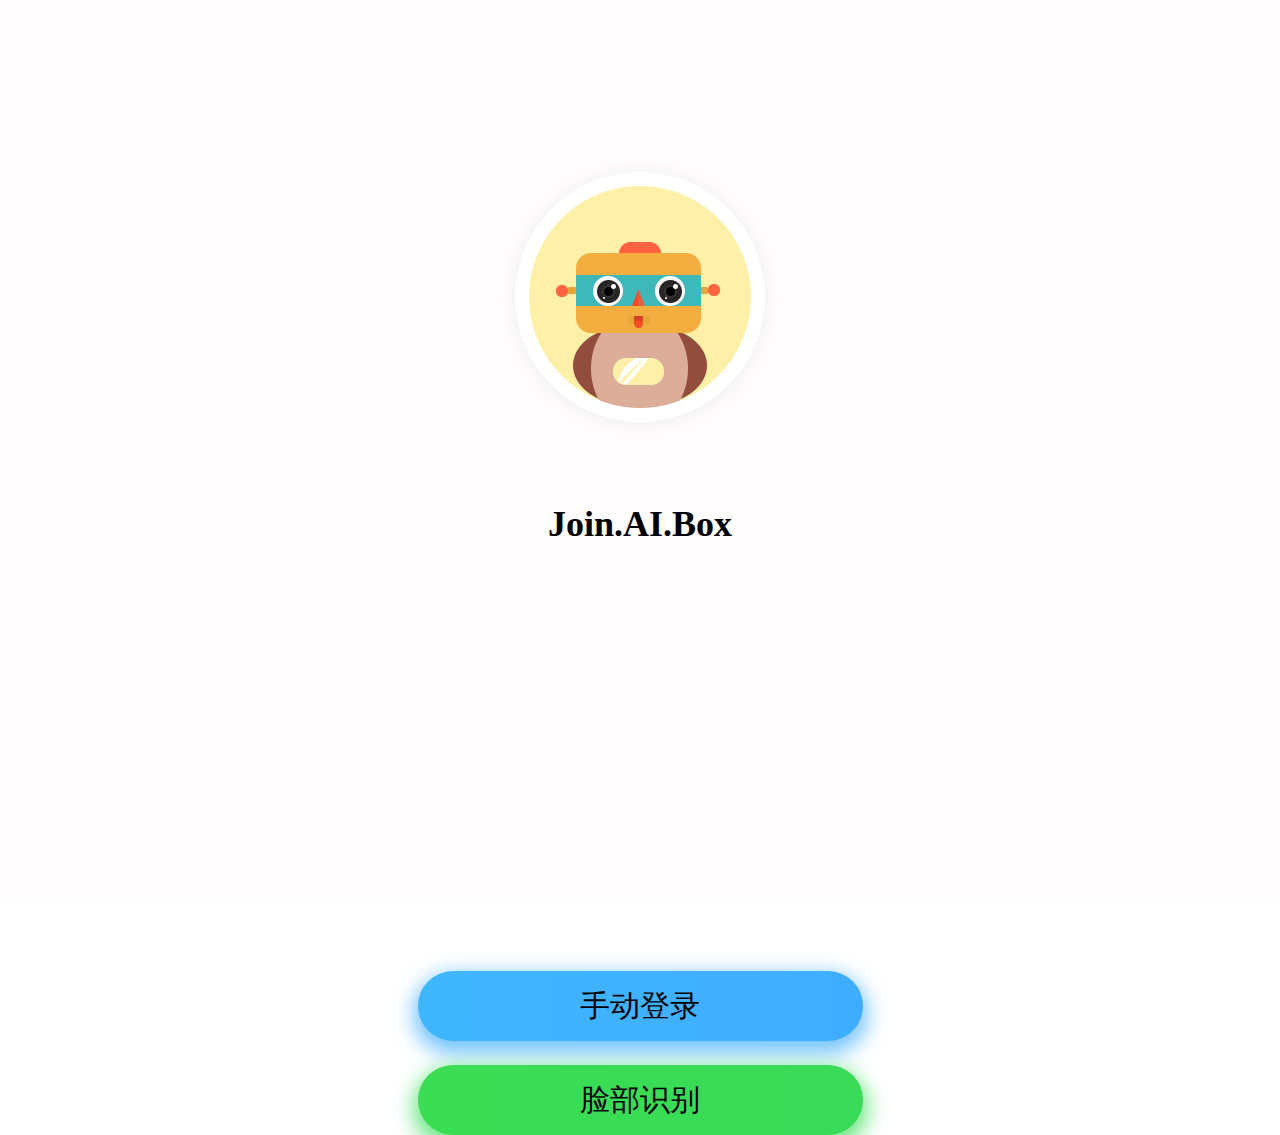
<file: index.html>
<!DOCTYPE html>
<html lang="en">
<head>
	<meta charset="UTF-8">
	<meta name="viewport" content="width=device-width" >
	<link rel="stylesheet" href="css/index.css"> 
	<script src="js/rem.js"></script>	  
	<title>index</title>
</head>
<body>
	<div class="face_recognition">
	<img src="img/登录界面1.png" class="hadear" alt="">
	<h2>Join.AI.Box</h2>
		<a href="choice.html" target=""><button class="button1">手动登录</button></a>
		<a href="choice.html" target="_self"><button class="button2">脸部识别</button></a>
	</div>
</body>
</html>
</file>
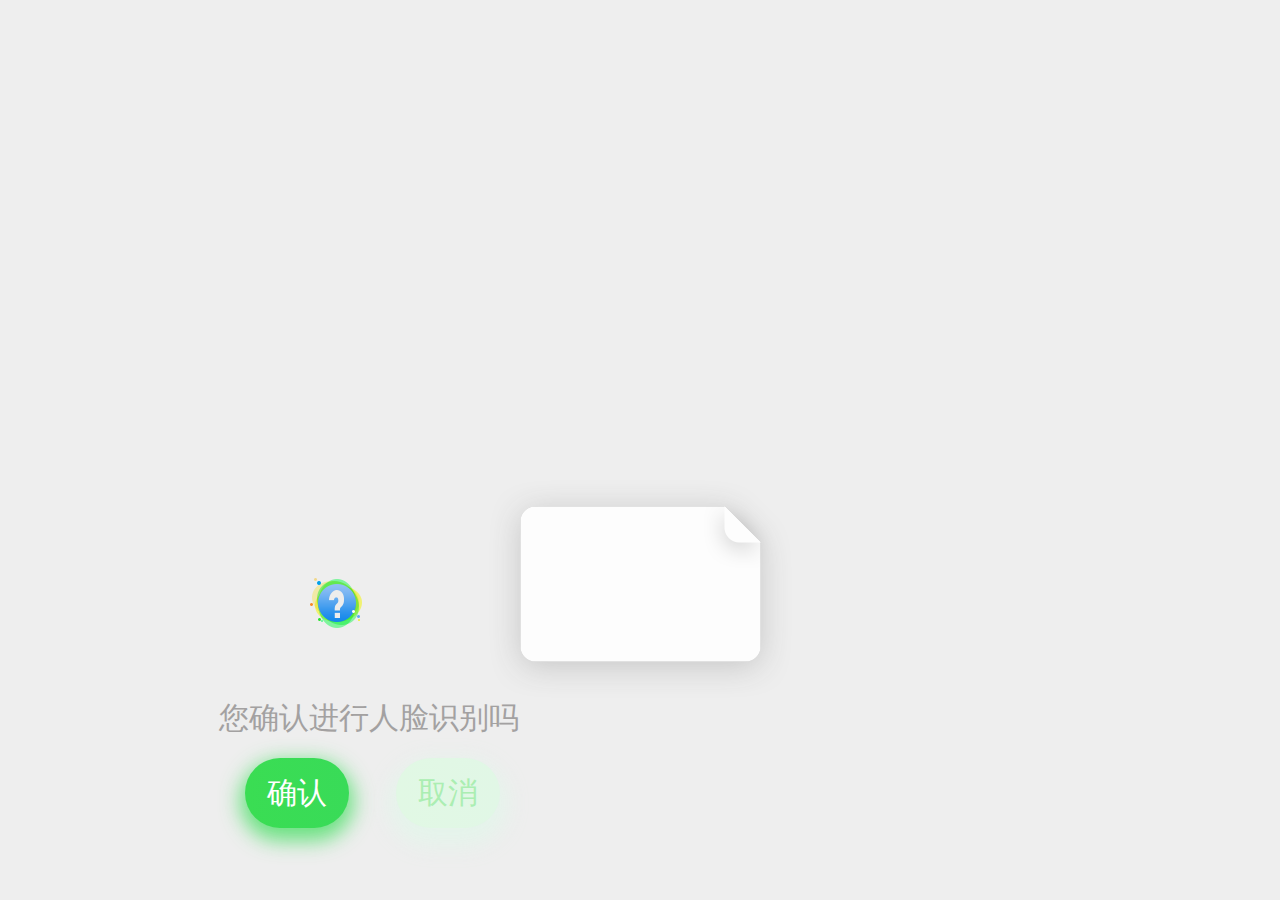
<file: choice.html>
<!DOCTYPE html>
<html lang="en">
<head>
	<meta charset="UTF-8">
	<meta name="viewport" content="width=device-width">
	<link rel="stylesheet" href="css/choice.css"> 
	<script src="js/rem.js"></script>	  
	<title>choice</title>
</head>
<body>
	<div class="choice">
		<div class="img1">
			<img src="img/选择01.png" alt="">
			<img src="img/选择02.png" alt="" class="img2">
			<p>您确认进行人脸识别吗</p>
			<a href="start1.html" target="_self"><button class="button1" >确认</button></a>
			<a href="index.html" target="_self"><button class="button2">取消</button></a>
		</div>
	</div>
</body>
</html>
</file>
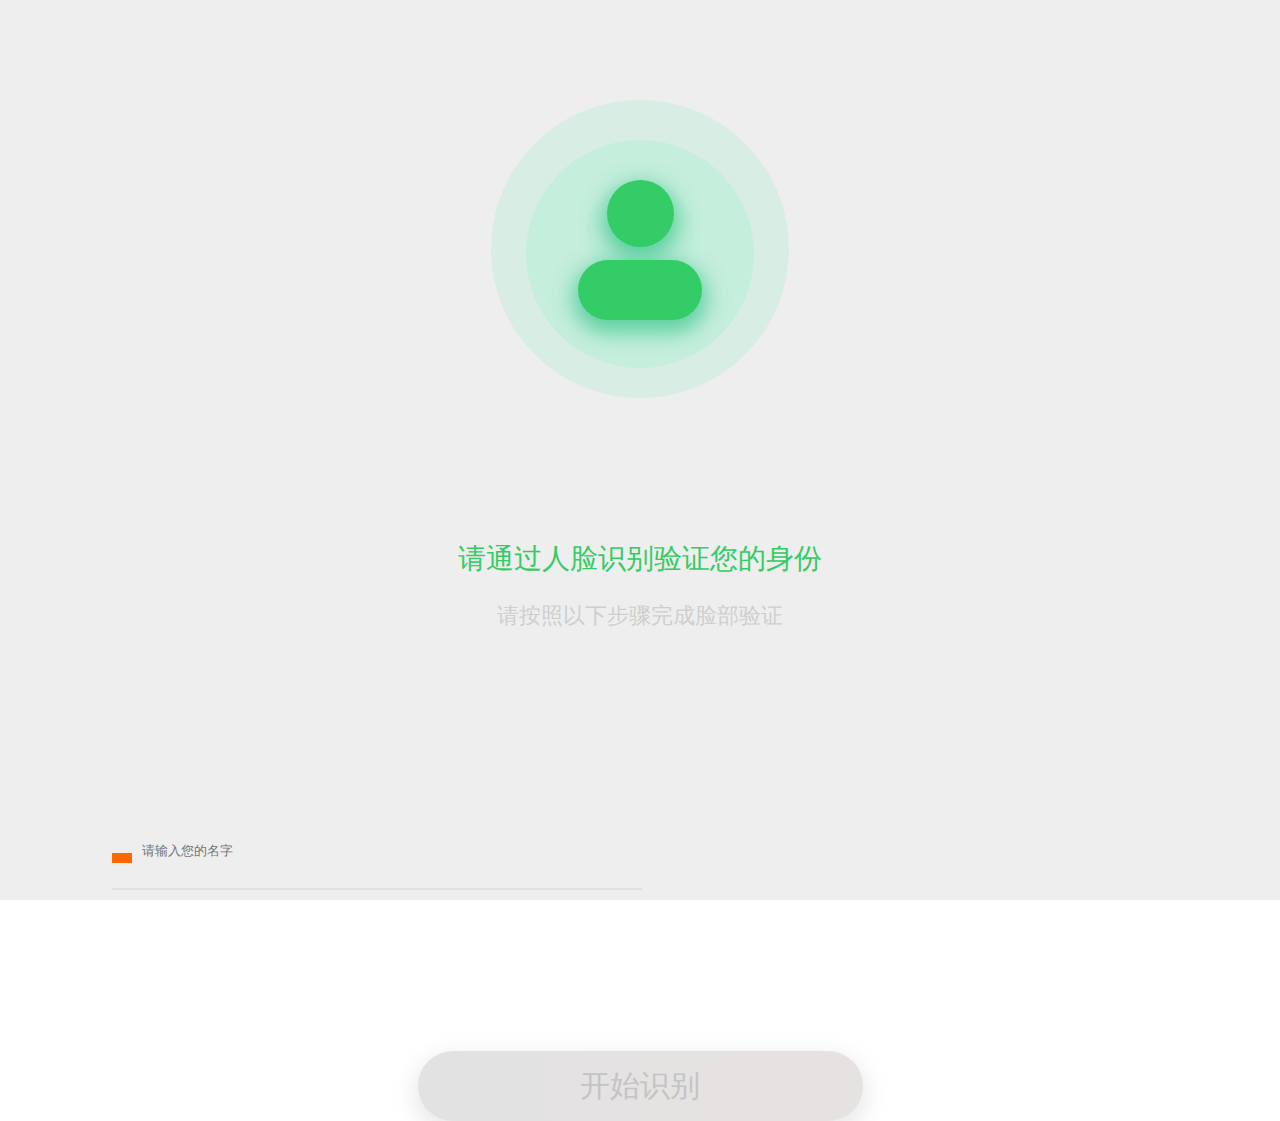
<file: start1.html>
<!doctype html><html lang="en"><head> <meta charset="UTF-8"> <meta name="viewport"       content="width=device-width, user-scalable=no, initial-scale=1.0, maximum-scale=1.0, minimum-scale=1.0"> <meta http-equiv="X-UA-Compatible" content="ie=edge"> <link rel="stylesheet" href="css/start1.css"> <script src="js/rem.js"></script> <title>start1</title></head><body><div class="Authentication"> <div class="box"> <div class="circle1">    <div class="circle2">      <div class="circle3"></div>    </div>  </div>  <div class="circle4"></div>  <div class="circle5"></div> </div> <p class="p1">请通过人脸识别验证您的身份</p> <p class="p2">请按照以下步骤完成脸部验证</p> <div class="input">  <div class="input_left"></div>  <input type="text" placeholder="请输入您的名字"> </div> <a href="start2.html" target="_self"><button class="button1">开始识别</button></a></div></div></body></html>
</file>
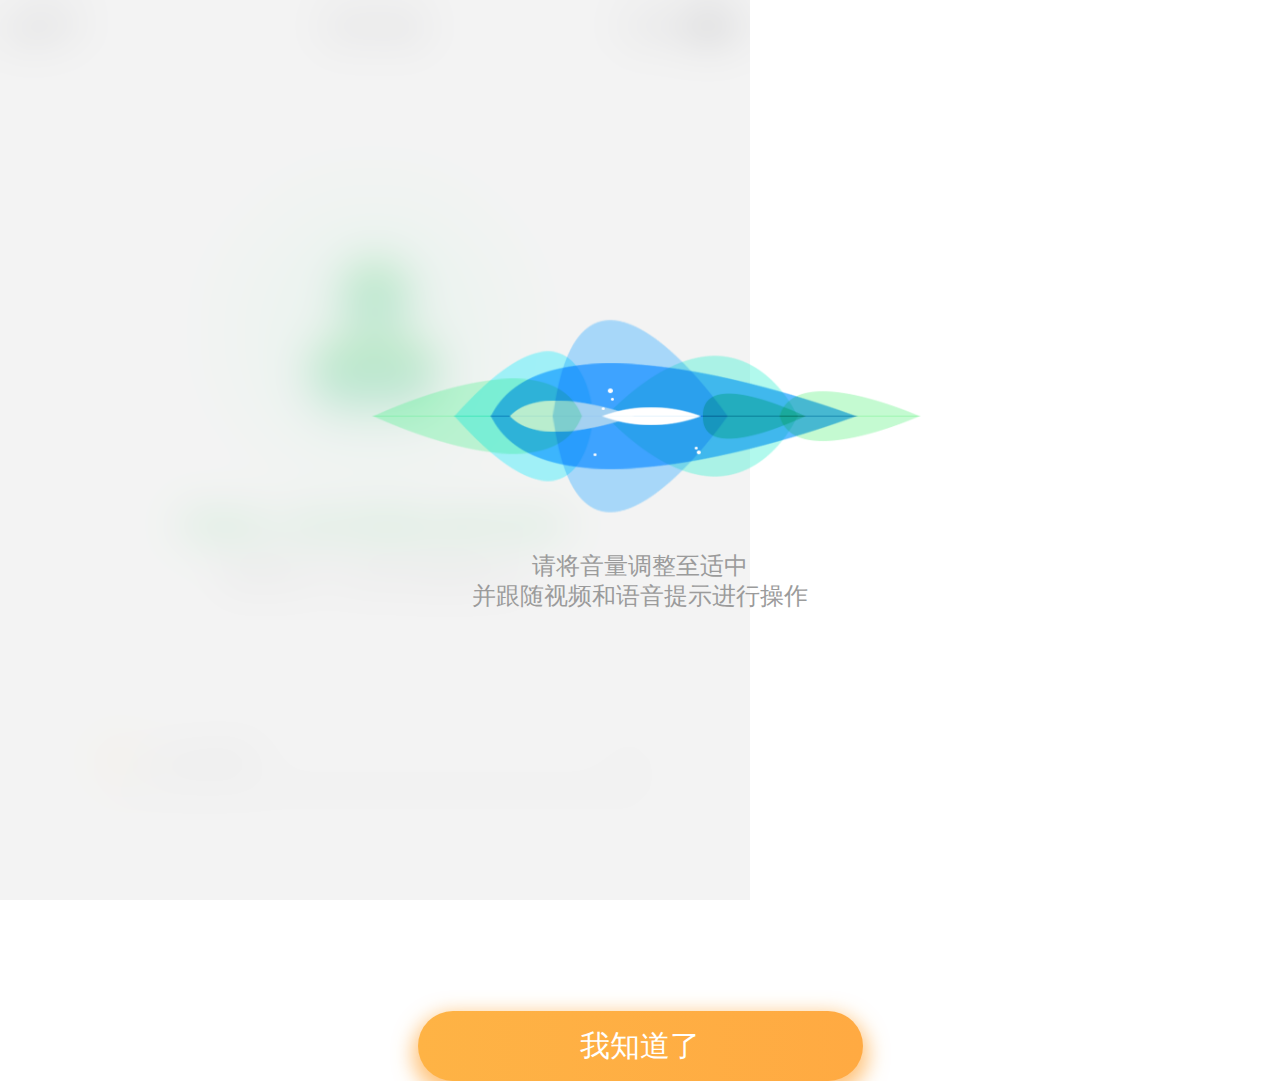
<file: start10.html>
<!DOCTYPE html>
<html lang="en">
<head>
    <meta charset="UTF-8">
    <meta name="viewport" content="width=device-width">
    <link rel="stylesheet" href="css/start10.css">
    <script src="js/rem.js"></script>
    <title>start10</title>
</head>
<body>
<div class="big_background">
    <img src="img/shengyin.png" alt="加载失败">
    <p>请将音量调整至适中</p>
    <p>并跟随视频和语音提示进行操作</p>
    <a href="start6.html"><button class="button1">我知道了</button></a>
</div>
</body>
</html>
</file>
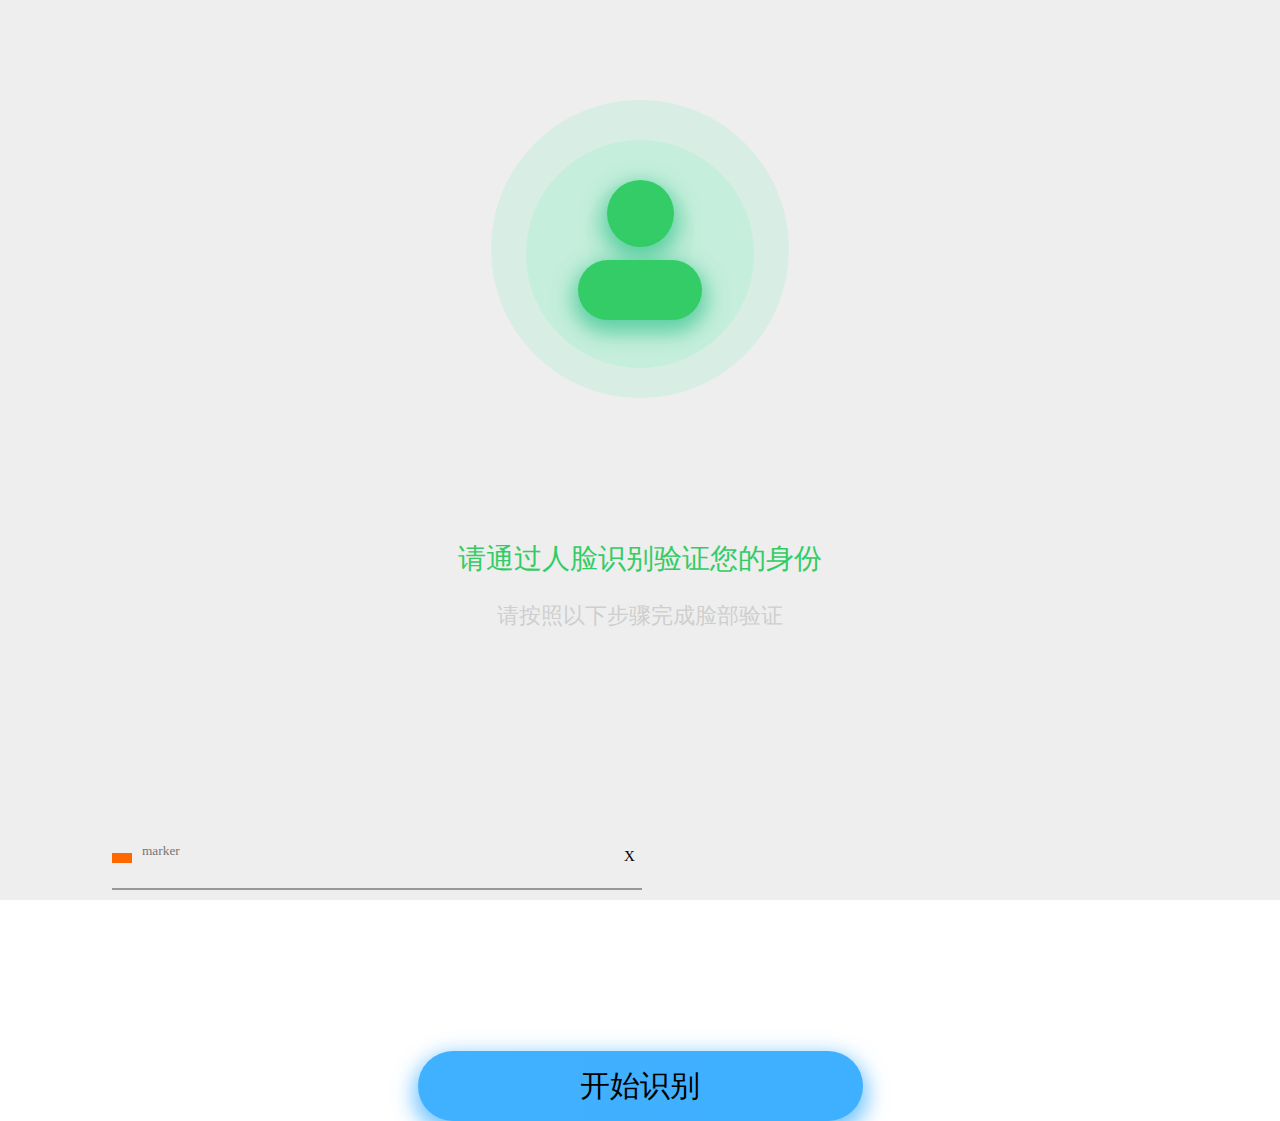
<file: start2.html>
<!doctype html>
<html lang="en">
<head>
    <meta charset="UTF-8">
    <meta name="viewport"
          content="width=device-width, user-scalable=no, initial-scale=1.0, maximum-scale=1.0, minimum-scale=1.0">
    <meta http-equiv="X-UA-Compatible" content="ie=edge">
    <link rel="stylesheet" href="css/start2.css">
    <script src="js/rem.js"></script>
    <title>start2</title>
</head>
<body>
<div class="Authentication">
    <div class="box">
        <div class="circle1">
            <div class="circle2">
                <div class="circle3"></div>
            </div>
        </div>
        <div class="circle4"></div>
        <div class="circle5"></div>
    </div>
    <p class="p1">请通过人脸识别验证您的身份</p>
    <p class="p2">请按照以下步骤完成脸部验证</p>
    <div class="input">
        <div class="input_left"></div>
        <input type="text" placeholder="marker">
        <div class="no">X</div>
    </div>
    <a href="start3.html" target="_self"><button class="button1">开始识别</button></a>
</div>
</body>
</html>
</file>
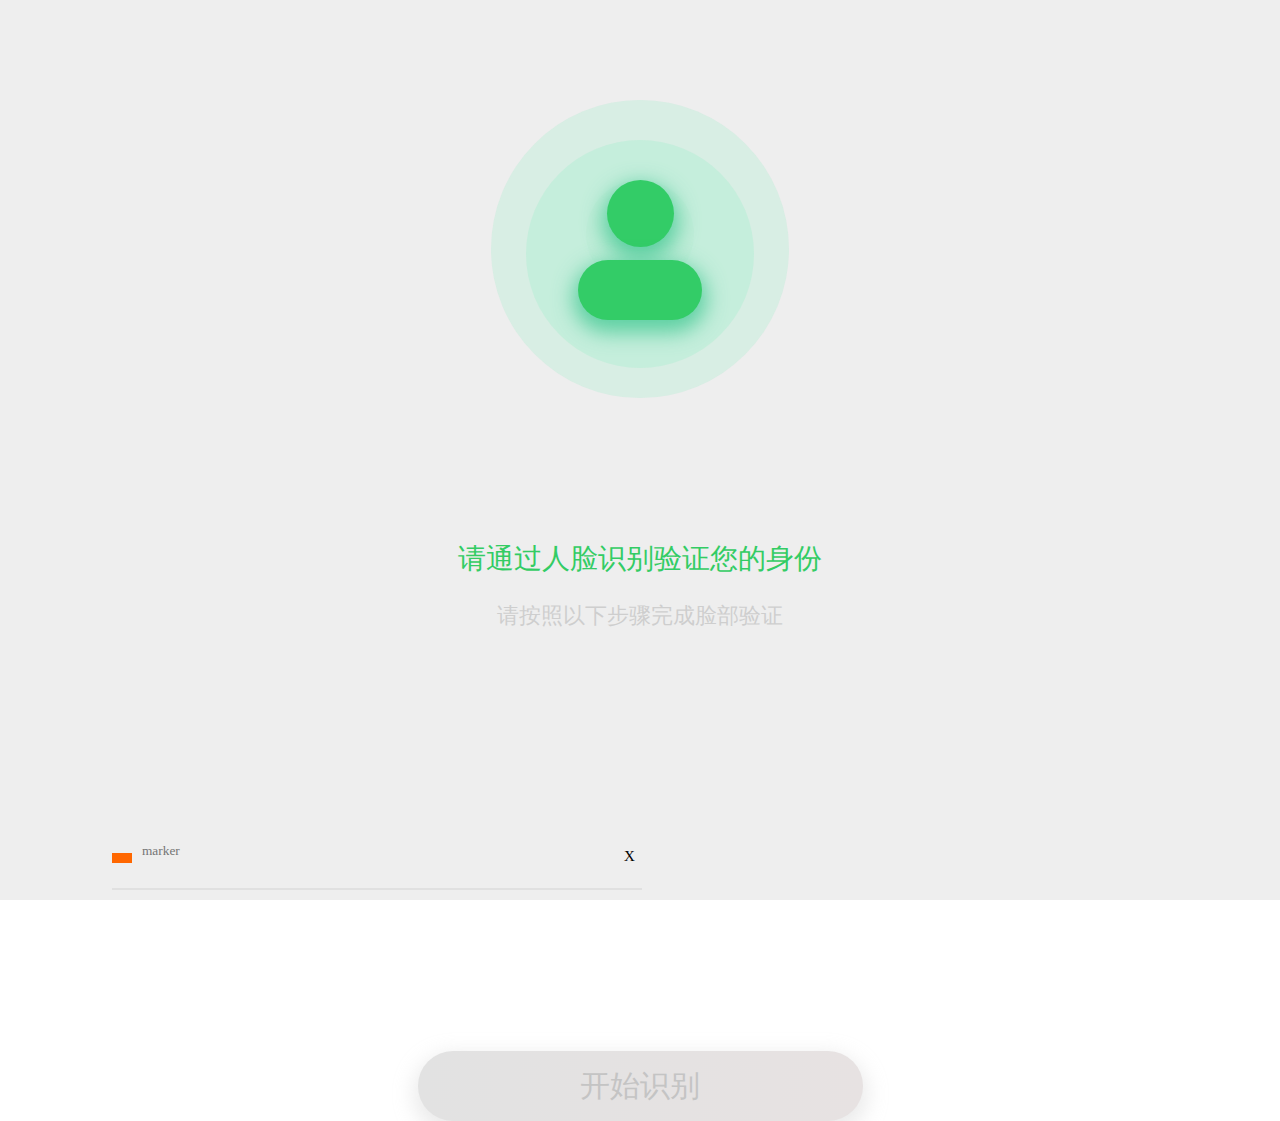
<file: start3.html>
<!doctype html>
<html lang="en">
<head>
    <meta charset="UTF-8">
    <meta name="viewport"
          content="width=device-width, user-scalable=no, initial-scale=1.0, maximum-scale=1.0, minimum-scale=1.0">
    <meta http-equiv="X-UA-Compatible" content="ie=edge">
    <link rel="stylesheet" href="css/start3.css">
    <script src="js/rem.js"></script>
    <title>start3</title>
</head>
<body>
<div class="Authentication">
    <div class="box">
        <div class="circle1">
            <div class="circle2">
                <div class="circle3"></div>
            </div>
        </div>
        <div class="circle4"></div>
        <div class="circle5"></div>
    </div>
    <p class="p1">请通过人脸识别验证您的身份</p>
    <p class="p2">请按照以下步骤完成脸部验证</p>
    <div class="input">
        <div class="input_left"></div>
        <input type="text" placeholder="marker">
        <div class="no">X</div>
    </div>
    <a href="start4.html" target="_self"><button class="button1">开始识别</button></a>
</div>
</body>
</html>
</file>
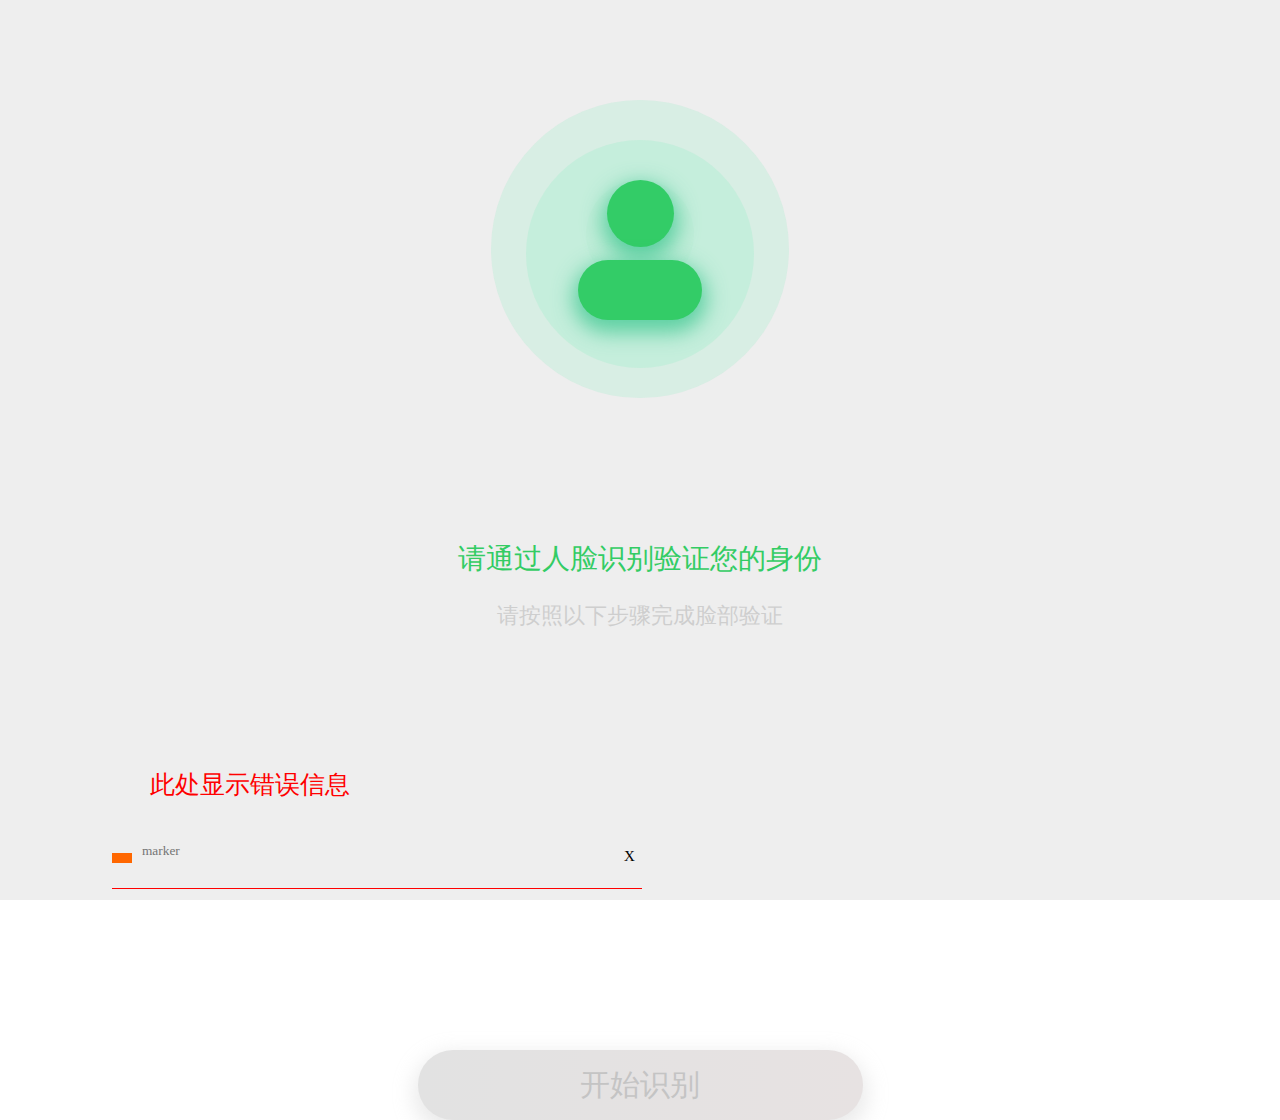
<file: start4.html>
<!DOCTYPE html>
<html lang="en">
<head>
    <meta charset="UTF-8">
    <title>start4</title>
    <meta name="viewport" content="width=device-width, user-scalable=no, initial-scale=1.0, maximum-scale=1.0, minimum-scale=1.0">
    <meta http-equiv="X-UA-Compatible" content="ie=edge">
    <link rel="stylesheet" href="css/start4.css">
    <link rel="stylesheet" href="https://at.alicdn.com/t/font_780086_yegr88rcy4e.css">
    <script src="js/rem.js"></script>

</head>
<body>
<div class="Authentication">
    <div class="box">
        <div class="circle1">
            <div class="circle2">
                <div class="circle3"></div>
            </div>
        </div>
        <div class="circle4"></div>
        <div class="circle5"></div>
    </div>
    <p class="p1">请通过人脸识别验证您的身份</p>
    <p class="p2">请按照以下步骤完成脸部验证</p>
    <div class="Tips">
        <i class="iconfont icon-tishi"></i>
        <span>此处显示错误信息</span>
    </div>
    <div class="input">
        <div class="input_left"></div>
        <input type="text" placeholder="marker">
        <div class="no">X</div>
    </div>
    <a href="start10.html"><button class="button1">开始识别</button></a>
</div>
</body>
</html>
</file>
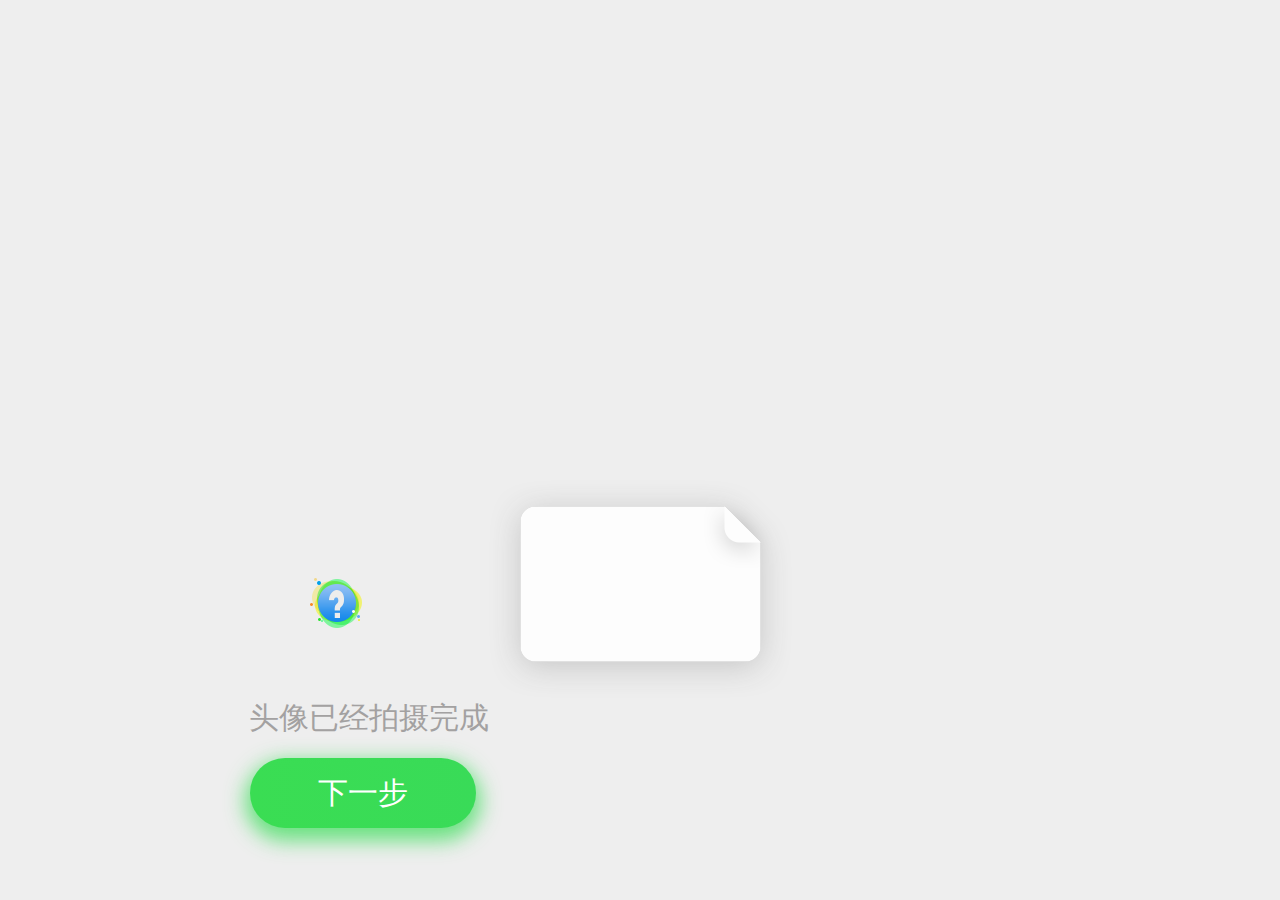
<file: start5.html>
<!DOCTYPE html>
<html lang="en">
<head>
    <meta charset="UTF-8">
    <meta name="viewport" content="width=device-width">
    <link rel="stylesheet" href="css/start5.css">
    <script src="js/rem.js"></script>
    <title>start5</title>
</head>
<body>
<div class="choice">
    <div class="img1">
        <img src="img/选择01.png" alt="">
        <img src="img/选择02.png" alt="" class="img2">
        <p class="p1">头像已经拍摄完成</p>
        <a href="start8.html" target="_self"><button class="button1">下一步</button></a>
    </div>
</div>
</body>
</html>
</file>
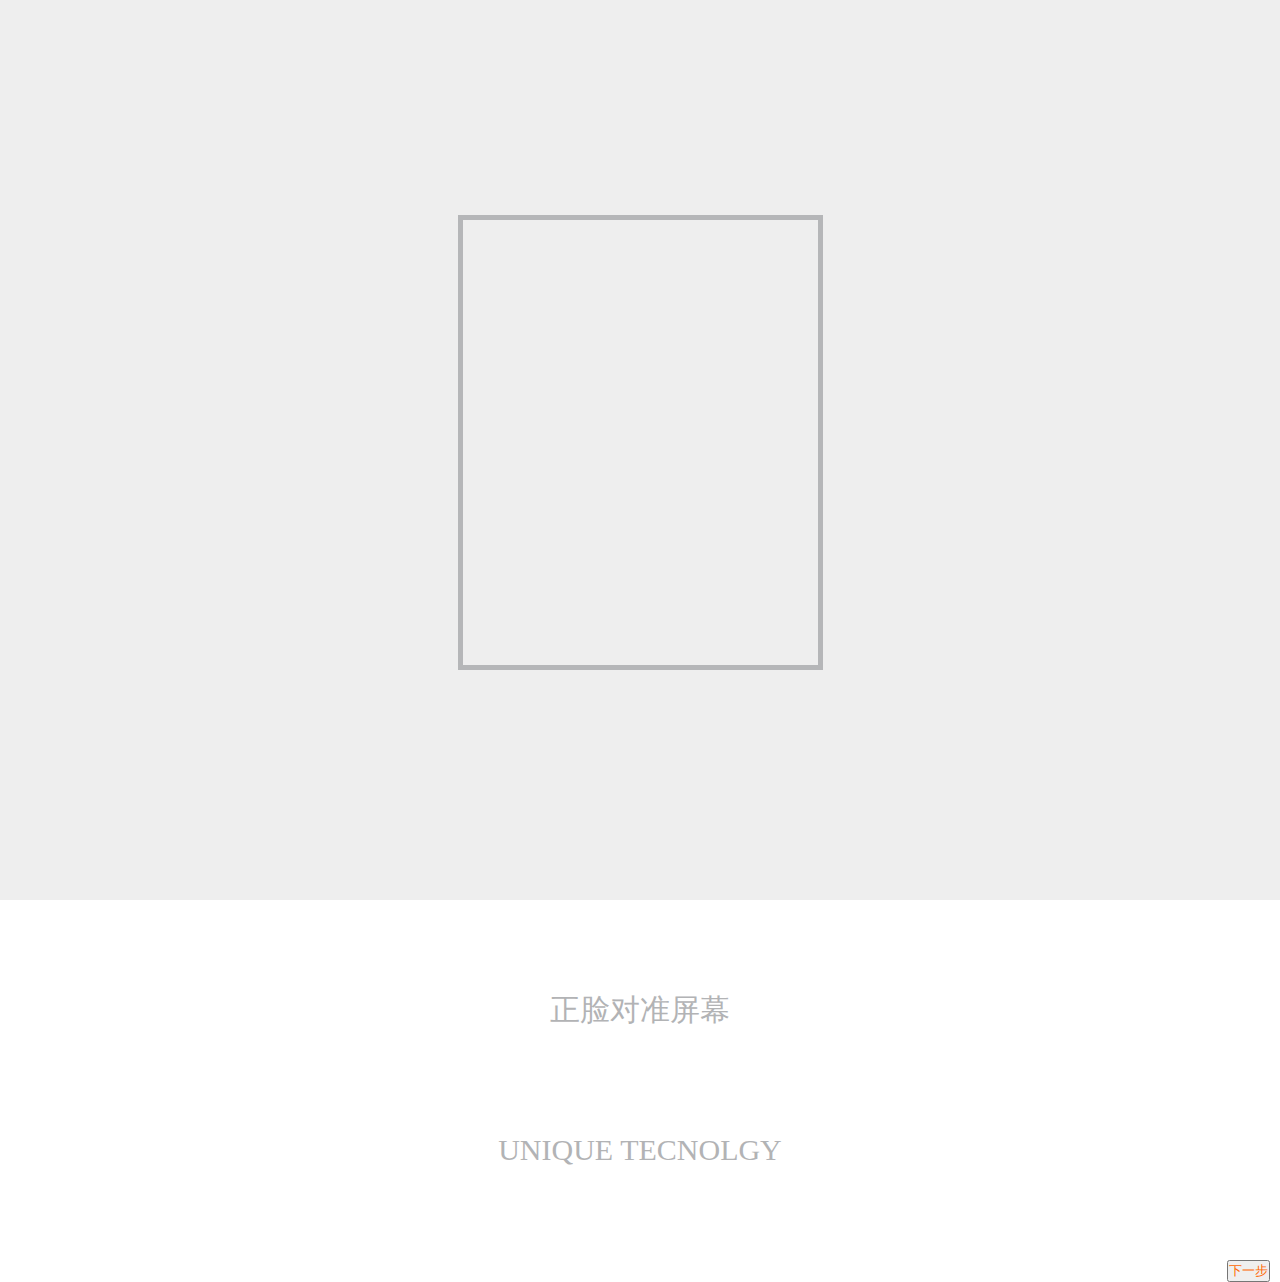
<file: start6.html>
<!DOCTYPE html>
<html lang="en">
<head>
    <meta charset="UTF-8">
    <meta name="viewport" content="width=device-width">
    <link rel="stylesheet" href="css/start6.css">
    <script src="js/rem.js"></script>
    <title>start6</title>
</head>
<body>
<div class="big_background">
    <div class="photo"></div>
    <p>正脸对准屏幕</p>
    <p>UNIQUE TECNOLGY</p>
    <a href="start7.html"><button class="button1">下一步</button></a>
</div>
</body>
</html>
</file>
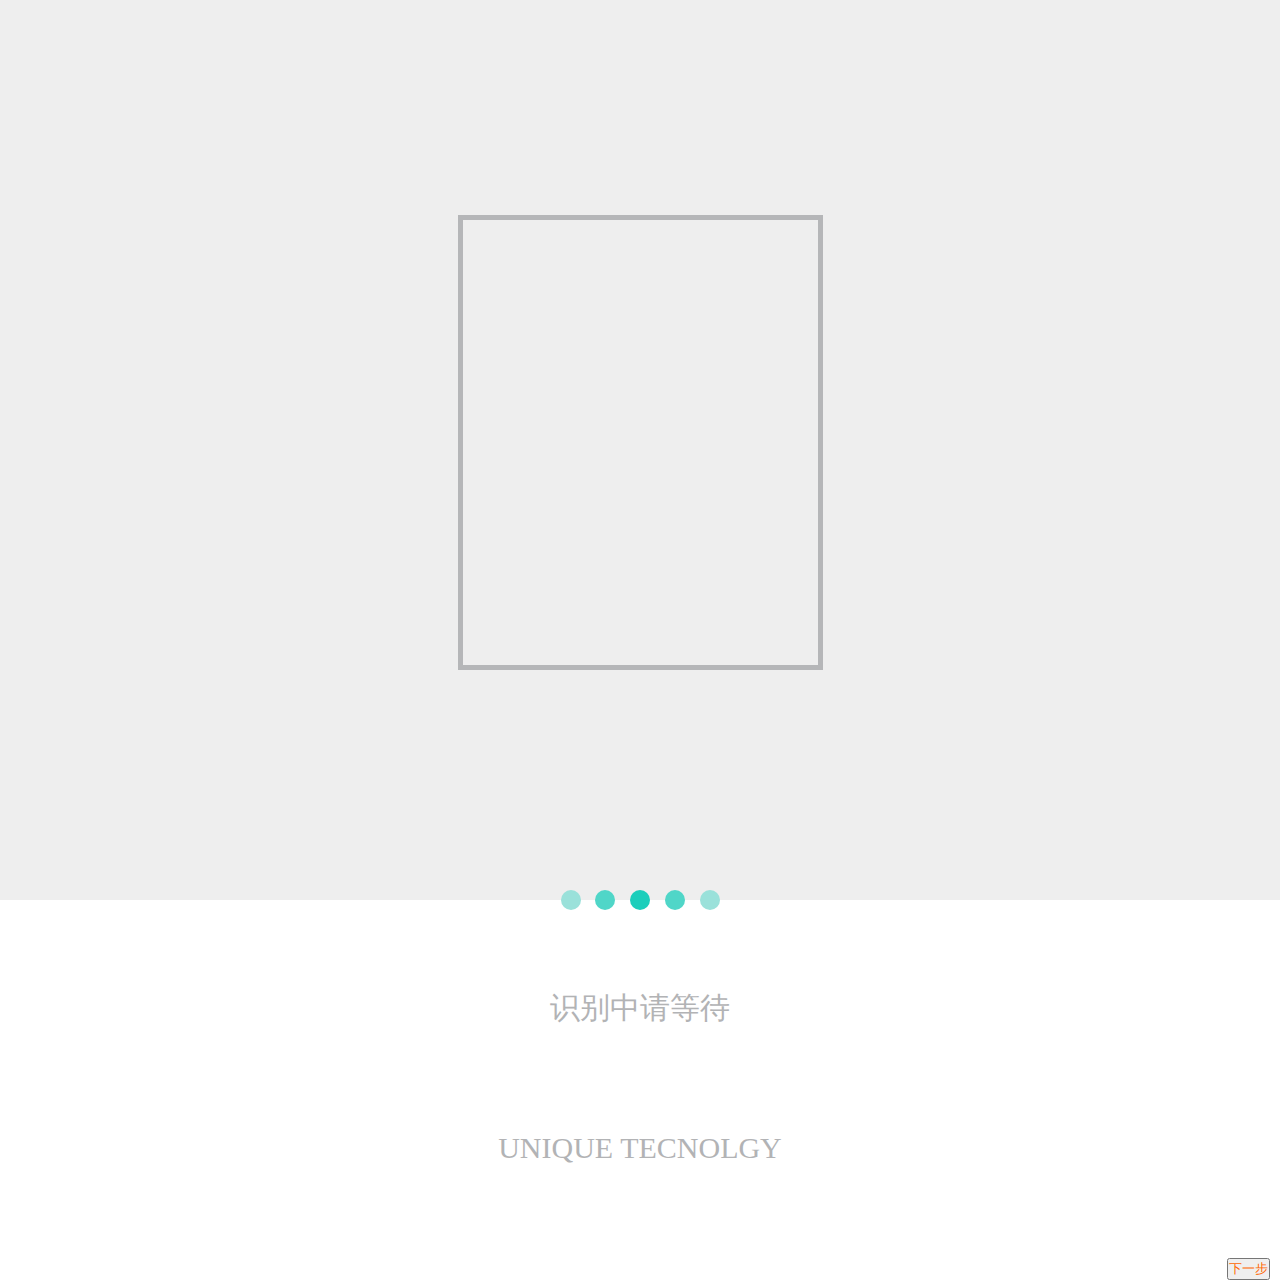
<file: start7.html>
<!DOCTYPE html>
<html lang="en">
<head>
    <meta charset="UTF-8">
    <meta name="viewport" content="width=device-width">
    <link rel="stylesheet" href="css/start7.css">
    <script src="js/rem.js"></script>
    <title>start7</title>
</head>
<body>
<div class="big_background">
    <div class="photo"></div>
    <ul >
        <li class="title1"></li>
        <li class="title2"></li>
        <li class="title3"></li>
        <li class="title2"></li>
        <li class="title1"></li>
    </ul>
    <p>识别中请等待</p>
    <p>UNIQUE TECNOLGY</p>
    <a href="start5.html"><button class="button1">下一步</button></a>

</div>
</body>
</html>
</file>
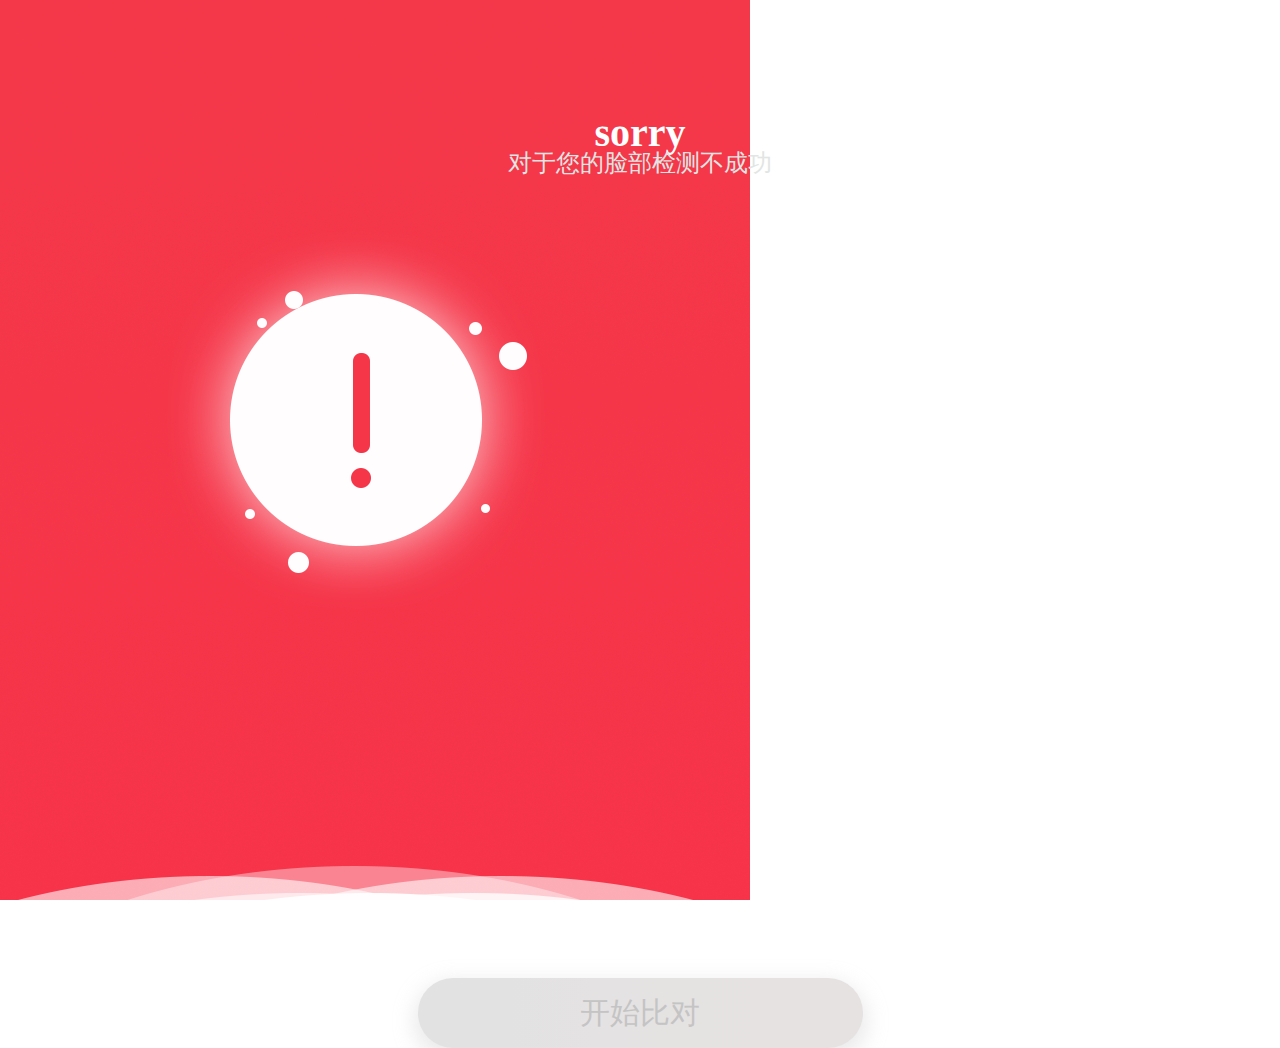
<file: start8.html>
<!DOCTYPE html>
<html lang="en">
<head>
    <meta charset="UTF-8">
    <meta name="viewport" content="width=device-width">
    <link rel="stylesheet" href="css/start8.css">
    <script src="js/rem.js"></script>
    <title>start8</title>
</head>
<body>
<div class="big_background">
    <p class="color">sorry</p>
    <p>对于您的脸部检测不成功</p>
    <a href="start9.html"><button class="button1">开始比对</button></a>
</div>
比对
</body>
</html>
</file>
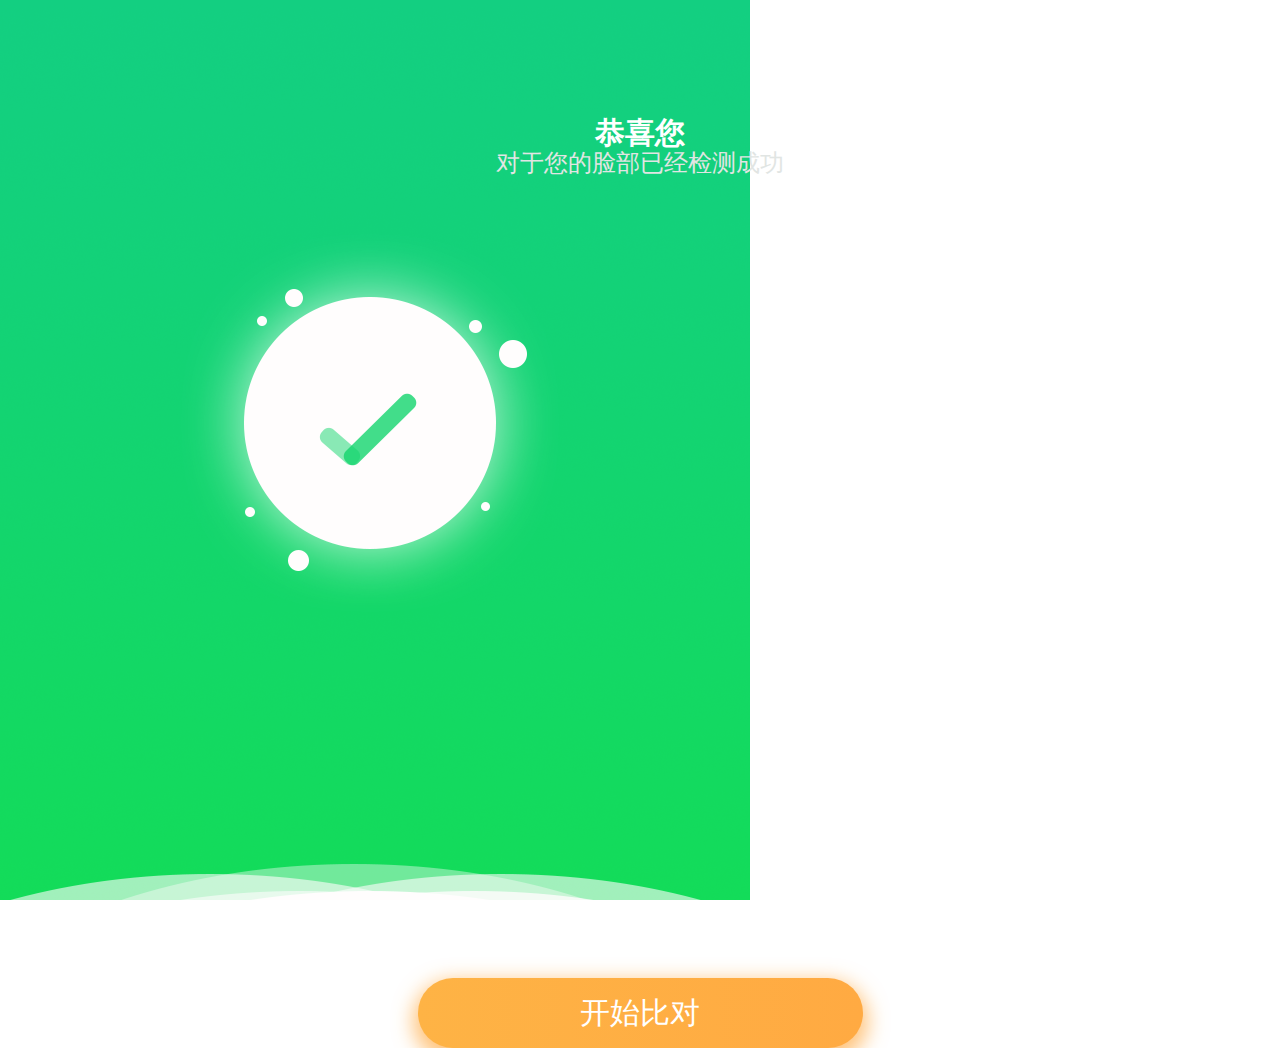
<file: start9.html>
<!DOCTYPE html>
<html lang="en">
<head>
    <meta charset="UTF-8">
    <meta name="viewport" content="width=device-width">
    <link rel="stylesheet" href="css/start9.css">
    <script src="js/rem.js"></script>
    <title>start9</title>
</head>
<body>
<div class="big_background">
    <p class="color">恭喜您</p>
    <p>对于您的脸部已经检测成功</p>
    <a href="index.html"><button class="button1">开始比对</button></a>
</div>

</body>
</html><
</file>
<file: css/index.css>
@import url(base.css);
.face_recognition{
    position: absolute;
	top: 0;
	left: 0;
	bottom: 0;
	right: 0;
	background: #fffdfd;
}
.face_recognition img{
	display: block;
	width: 3.04rem;
	height: 3.16rem;
	margin: 1.37rem auto 0;
}
.face_recognition h2{
	  height:0.50rem; 
      font-size: 0.36rem;
      text-align: center;
      margin-top: 0.5rem;
}
.button1{
	display: block;
	width: 4.45rem;
    height:0.70rem; 
    text-align: center;
    font-size: 0.30rem;
    border-radius:0.35rem;
    margin: 4.18rem auto 0.24rem;
    font-family: "苹方";
    border: none;
    background-image:-webkit-linear-gradient(left,#40b6ff,#3fadff);
    background-image:-o-linear-gradient(left,#40b6ff,#3fadff);
    background-image:-moz-linear-gradient(left,#40b6ff,#3fadff);
    background-image:-ms-linear-gradient(left,#40b6ff,#3fadff);
    background-image:linear-gradient(left,#40b6ff,#3fadff);
    box-shadow: 0 0.08rem 0.20rem 0.05rem rgba(63, 173, 255, 0.7); 
}
.button2{
	display: block;
	width: 4.45rem;
    height:0.70rem; 
    text-align: center;
    font-size: 0.30rem;
    border-radius:0.35rem;
    margin: 0 auto 0 ;
    font-family: "苹方";
    border: none;
    background-image:-webkit-linear-gradient(left,#3add53,#39db58);
    background-image:-o-linear-gradient(left,#3add53,#39db58);
    background-image:-moz-linear-gradient(left,#3add53,#39db58);
    background-image:-ms-linear-gradient(left,#3add53,#39db58);
    background-image:linear-gradient(left,#3add53,#39db58);
    box-shadow: 0 0.08rem 0.20rem 0.05rem rgba(51, 221, 83, 0.7); 
}
</file>
<file: css/choice.css>
@import url(base.css);
.choice{
	position: absolute;
	top: 0;
	left: 0;
	bottom: 0;
	right: 0;
	background: #eeeeee;
}
 .choice .img1{
	display: block;
	margin:4.78rem auto 0;
	 text-align: center;
	 position: relative;
}
 .img2{
	display: block;
	 top: 1.00rem;
	 left: 3.10rem;
	position: absolute;

}
 .choice p{
	 width:3.17rem;
	 height:0.51rem;
	 top: 2.20rem;
	 left: 2.10rem;
	 position: absolute;
	 font-size: 0.30rem;
	 color: #a3a1a1;
 }
.img1 .button1{
	  display: block;
	  width: 1.04rem;
	  height:0.70rem;
	  text-align: center;
	  font-size: 0.30rem;
	  border-radius:0.35rem;
	  position: absolute;
	  top: 2.80rem;
	  left:2.45rem;
	  font-family: "苹方";
	  color: #ffffff;
	  border: none;
	  background-image:-webkit-linear-gradient(left,#3add53,#39db58);
	  background-image:-o-linear-gradient(left,#3add53,#39db58);
	  background-image:-moz-linear-gradient(left,#3add53,#39db58);
	  background-image:-ms-linear-gradient(left,#3add53,#39db58);
	  background-image:linear-gradient(left,#3add53,#39db58);
	  box-shadow: 0 0.08rem 0.20rem 0.05rem rgba(51, 221, 83, 0.7);
  }
.img1 .button2{
	display: block;
	width: 1.04rem;
	height:0.70rem;
	text-align: center;
	font-size: 0.30rem;
	border-radius:0.35rem;
	position: absolute;
	top: 2.80rem;
	left:3.96rem;
	font-family: "苹方";
	color: #abeeb2;
	border: none;
	background-image:-webkit-linear-gradient(left,#e1f8e4,#e1f7e6);
	background-image:-o-linear-gradient(left,#e1f8e4,#e1f7e6);
	background-image:-moz-linear-gradient(left,#e1f8e4,#e1f7e6);
	background-image:-ms-linear-gradient(left,#e1f8e4,#e1f7e6);
	background-image:linear-gradient(left,#e1f8e4,#e1f7e6);
	box-shadow: 0 0.10rem 0.20rem 0.08rem rgba(225, 246, 234, 0.7);
}
</file>
<file: css/start1.css>
@import url(base.css);
.Authentication{
    position: absolute;
    top: 0;
    left: 0;
    bottom: 0;
    right: 0;
    background: #eeeeee;
}
.Authentication .box{
    width: 4.0rem;
    height: 4.0rem;
    margin: 1.0rem auto 0.40rem;
    position: relative;
}
.circle1 {
    width: 2.98rem;
    height: 2.98rem;
    border-radius: 50%;
    margin:auto;
    background:rgba(193,237,217,0.5);
    overflow: hidden;
    position: relative;
    animation: scale1 1.5s 0.1s linear infinite ;
}
.circle2{
    width: 2.28rem;
    height: 2.28rem;
    border-radius: 50%;
    background:rgba(193,237,217,0.8);
    overflow: hidden;
    margin:0.4rem auto;
    animation: scale2 1.5s 0.1s linear infinite;

}
.circle3{
    width: 1.08rem;
    height: 1.08rem;
    border-radius: 50%;
    background:rgba(193,237,217,1.0);
    margin:0.4rem auto;
    overflow: hidden;
    animation: scale3 1.5s 0.1s linear  infinite;
}
.circle4 {
    width: 0.67rem;
    height: 0.67rem;
    border-radius: 50%;
    background: #33cc67;
    position: absolute;
    top:0.80rem;
    right: 0;
    left: 0;
    margin-left: auto;
    margin-right: auto;
    box-shadow: 0 0.08rem 0.20rem 0.05rem rgba(51, 196, 138, 0.7);

}
.circle5{
    width: 1.24rem;
    height: 0.6rem;
    border-radius: 0.3rem;
    background:#33cc67;
    position: absolute;
    top:1.6rem;
    right: 0;
    left: 0;
    margin-left: auto;
    margin-right: auto;
    box-shadow: 0 0.08rem 0.20rem 0.05rem rgba(51, 196, 138, 0.7);

}
@keyframes scale1 {
    0%{
        transform: scale(0.5);
    }
     100%{
         transform: scale(1);
     }
}
@keyframes scale2 {
    0%{
        transform: scale(1);
    }
    100%{
        transform: scale(1.1);
    }
}
@keyframes scale3 {
    0%{
        transform: scale(1);
    }
    100%{
        transform: scale(1.2);
    }
}
.Authentication p{
    font-family: "苹方";
    font-weight: normal;
    text-align: center;
}
.Authentication .p1{
    font-size: 0.28rem;
    color: #33cc64;
    margin-bottom:0.23rem;
}
.Authentication .p2{
    font-size: 0.22rem;
    color: #cecece;
}
.Authentication .input{
    width:5.30rem;
    height: 0.60rem;
    margin: 1.97rem 0 1.61rem 1.12rem;
    border-bottom: 2px solid #e0e0e0;
    background: #eeeeee;
}
.Authentication .input_left{
    width: 0.20rem;
    height: 0.10rem;
    background: #ff6700;
    margin:0.25rem auto ;
    float: left;
}
.input input{
    display: block;
    float: left;
    width:4.80rem;
    margin:0.15rem 0 0 0.10rem;
    border: none;
    background: #eeeeee;
}

.button1{
    display: block;
    width: 4.45rem;
    height:0.70rem;
    color: #c4c4c4;
    text-align: center;
    font-size: 0.30rem;
    border-radius:0.35rem;
    margin: 0 auto 0 ;
    font-family: "苹方";
    border: none;
    background-image:-webkit-linear-gradient(left,#e2e2e2,#e7e2e2);
    background-image:-o-linear-gradient(left,#e2e2e2,#e7e2e2);
    background-image:-moz-linear-gradient(left,#e2e2e2,#e7e2e2);
    background-image:-ms-linear-gradient(left,#e2e2e2,#e7e2e2);
    background-image:linear-gradient(left,#e2e2e2,#e7e2e2);
    box-shadow: 0 0.08rem 0.20rem 0.05rem rgba(226, 226, 226, 0.7);
}
</file>
<file: css/start10.css>
@import url(base.css);
.big_background{
    position: absolute;
    top: 0;
    left: 0;
    bottom: 0;
    right: 0;
    background:url("../img/back.png") no-repeat;
    background-size:7.50rem 13.34rem ;
}
.big_background p{
    width: 100%;
    height: 30px;
    font-size:0.24rem;
    font-family: "苹方";
    margin: 0 auto 0;
    text-align: center;
    line-height: 30px;
    color: #9b9b9b;
}
.big_background img{
    display:block;
    width: 6.03rem;
    height:2.21rem ;
    margin:3.00rem auto 0.30rem ;
}
.button1{
    display: block;
    width: 4.45rem;
    height:0.70rem;
    color: #fff;
    text-align: center;
    font-size: 0.30rem;
    border-radius:0.35rem;
    margin:4.00rem auto 0 ;
    font-family: "苹方";
    border: none;
    background-image:-webkit-linear-gradient(left,#feb345,#ffaa42);
    background-image:-o-linear-gradient(left,#feb345,#ffaa42);
    background-image:-moz-linear-gradient(left,#feb345,#ffaa42);
    background-image:-ms-linear-gradient(left,#feb345,#ffaa42);
    background-image:linear-gradient(left,#feb345,#ffaa42);
    box-shadow: 0 0.08rem 0.20rem 0.05rem rgba(255, 170, 66, 0.7);
}
</file>
<file: css/start2.css>
@import url(base.css);
.Authentication{
    position: absolute;
    top: 0;
    left: 0;
    bottom: 0;
    right: 0;
    background: #eeeeee;
}
.Authentication .box{
    width: 4.0rem;
    height: 4.0rem;
    margin: 1.0rem auto 0.40rem;
    position: relative;
}
.circle1 {
    width: 2.98rem;
    height: 2.98rem;
    border-radius: 50%;
    margin:auto;
    background:rgba(193,237,217,0.5);
    overflow: hidden;
    position: relative;
    animation: scale1 1.5s 0.1s linear infinite ;
}
.circle2{
    width: 2.28rem;
    height: 2.28rem;
    border-radius: 50%;
    background:rgba(193,237,217,0.8);
    overflow: hidden;
    margin:0.4rem auto;
    animation: scale2 1.5s 0.1s linear infinite;

}
.circle3{
    width: 1.08rem;
    height: 1.08rem;
    border-radius: 50%;
    background:rgba(193,237,217,1.0);
    margin:0.4rem auto;
    overflow: hidden;
    animation: scale3 1.5s 0.1s linear  infinite;
}
.circle4 {
    width: 0.67rem;
    height: 0.67rem;
    border-radius: 50%;
    background: #33cc67;
    position: absolute;
    top:0.80rem;
    right: 0;
    left: 0;
    margin-left: auto;
    margin-right: auto;
    box-shadow: 0 0.08rem 0.20rem 0.05rem rgba(51, 196, 138, 0.7);

}
.circle5{
    width: 1.24rem;
    height: 0.6rem;
    border-radius: 0.3rem;
    background:#33cc67;
    position: absolute;
    top:1.6rem;
    right: 0;
    left: 0;
    margin-left: auto;
    margin-right: auto;
    box-shadow: 0 0.08rem 0.20rem 0.05rem rgba(51, 196, 138, 0.7);

}
@keyframes scale1 {
    0%{
        transform: scale(0.5);
    }
    100%{
        transform: scale(1);
    }
}
@keyframes scale2 {
    0%{
        transform: scale(1);
    }
    100%{
        transform: scale(1.1);
    }
}
@keyframes scale3 {
    0%{
        transform: scale(1);
    }
    100%{
        transform: scale(1.2);
    }
}
.Authentication p{
    font-family: "苹方";
    font-weight: normal;
    text-align: center;
}
.Authentication .p1{
    font-size: 0.28rem;
    color: #33cc64;
    margin-bottom:0.23rem;
}
.Authentication .p2{
    font-size: 0.22rem;
    color: #cecece;
}
.Authentication .input{
    width:5.30rem;
    height: 0.60rem;
    margin: 1.97rem 0 1.61rem 1.12rem;
    border-bottom: 2px solid #989898;
    background: #eeeeee;
}
.Authentication .input_left{
    width: 0.20rem;
    height: 0.10rem;
    background: #ff6700;
    margin:0.25rem auto ;
    float: left;
}
.input input{
    display: block;
    float: left;
    width:4.80rem;
    margin:0.15rem 0 0 0.10rem;
    border: none;
    background: #eeeeee;
}
.input .no{
    width: 0.15rem;
    height: 0.20rem;
    float: left;
    font-size: 0.15rem;
    text-align: center;
    padding-top: 0.20rem;
}
.button1{
    display: block;
    width: 4.45rem;
    height:0.70rem;
    text-align: center;
    font-size: 0.30rem;
    border-radius:0.35rem;
    margin: 0 auto 0 ;
    font-family: "苹方";
    border: none;
    background-image:-webkit-linear-gradient(left,#40b1ff,#3fafff);
    background-image:-o-linear-gradient(left,#40b1ff,#3fafff);
    background-image:-moz-linear-gradient(left,#40b1ff,#3fafff);
    background-image:-ms-linear-gradient(left,#40b1ff,#3fafff);
    background-image:linear-gradient(left,#40b1ff,#3fafff);
    box-shadow: 0 0.08rem 0.20rem 0.05rem rgba(63, 175, 255, 0.7);
}
</file>
<file: css/start3.css>
@import url(base.css);
.Authentication{
    position: absolute;
    top: 0;
    left: 0;
    bottom: 0;
    right: 0;
    background: #eeeeee;
}
.Authentication .box{
    width: 4.0rem;
    height: 4.0rem;
    margin: 1.0rem auto 0.40rem;
    position: relative;
}
.circle1 {
    width: 2.98rem;
    height: 2.98rem;
    border-radius: 50%;
    margin:auto;
    background:rgba(193,237,217,0.5);
    overflow: hidden;
    position: relative;
    animation: scale1 1.5s 0.1s linear infinite ;
}
.circle2{
    width: 2.28rem;
    height: 2.28rem;
    border-radius: 50%;
    background:rgba(193,237,217,0.8);
    overflow: hidden;
    margin:0.4rem auto;
    animation: scale2 1.5s 0.1s linear infinite;

}
.circle3{
    width: 1.08rem;
    height: 1.08rem;
    border-radius: 50%;
    background:rgba(193,237,217,1.0);
    margin:0.4rem auto;
    overflow: hidden;
    animation: scale3 1.5s 0.1s linear  infinite;
}
.circle4 {
    width: 0.67rem;
    height: 0.67rem;
    border-radius: 50%;
    background: #33cc67;
    position: absolute;
    top:0.80rem;
    right: 0;
    left: 0;
    margin-left: auto;
    margin-right: auto;
    box-shadow: 0 0.08rem 0.20rem 0.05rem rgba(51, 196, 138, 0.7);

}
.circle5{
    width: 1.24rem;
    height: 0.6rem;
    border-radius: 0.3rem;
    background:#33cc67;
    position: absolute;
    top:1.6rem;
    right: 0;
    left: 0;
    margin-left: auto;
    margin-right: auto;
    box-shadow: 0 0.08rem 0.20rem 0.05rem rgba(51, 196, 138, 0.7);

}
@keyframes scale1 {
    0%{
        transform: scale(0.5);
    }
    100%{
        transform: scale(1);
    }
}
@keyframes scale2 {
    0%{
        transform: scale(1);
    }
    100%{
        transform: scale(1.1);
    }
}
@keyframes scale3 {
    0%{
        transform: scale(1);
    }
    100%{
        transform: scale(1.2);
    }
}
.Authentication p{
    font-family: "苹方";
    font-weight: normal;
    text-align: center;
}
.Authentication .p1{
    font-size: 0.28rem;
    color: #33cc64;
    margin-bottom:0.23rem;
}
.Authentication .p2{
    font-size: 0.22rem;
    color: #cecece;
}
.Authentication .input{
    width:5.30rem;
    height: 0.60rem;
    margin: 1.97rem 0 1.61rem 1.12rem;
    border-bottom: 2px solid #e0e0e0;
    background: #eeeeee;
}
.Authentication .input_left{
    width: 0.20rem;
    height: 0.10rem;
    background: #ff6700;
    margin:0.25rem auto ;
    float: left;
}
.input input{
    display: block;
    float: left;
    width:4.80rem;
    margin:0.15rem 0 0 0.10rem;
    border: none;
    background: #eeeeee;
}
.input .no{
    width: 0.15rem;
    height: 0.20rem;
    float: left;
    font-size: 0.15rem;
    text-align: center;
    padding-top: 0.20rem;
}
.button1{
    display: block;
    width: 4.45rem;
    height:0.70rem;
    color: #c4c4c4;
    text-align: center;
    font-size: 0.30rem;
    border-radius:0.35rem;
    margin: 0 auto 0 ;
    font-family: "苹方";
    border: none;
    background-image:-webkit-linear-gradient(left,#e2e2e2,#e7e2e2);
    background-image:-o-linear-gradient(left,#e2e2e2,#e7e2e2);
    background-image:-moz-linear-gradient(left,#e2e2e2,#e7e2e2);
    background-image:-ms-linear-gradient(left,#e2e2e2,#e7e2e2);
    background-image:linear-gradient(left,#e2e2e2,#e7e2e2);
    box-shadow: 0 0.08rem 0.20rem 0.05rem rgba(226, 226, 226, 0.7);
}
</file>
<file: css/start4.css>
@import url(base.css);
.Authentication{
    position: absolute;
    top: 0;
    left: 0;
    bottom: 0;
    right: 0;
    background: #eeeeee;
}
.Authentication .box{
    width: 4.0rem;
    height: 4.0rem;
    margin: 1.0rem auto 0.40rem;
    position: relative;
}
.circle1 {
    width: 2.98rem;
    height: 2.98rem;
    border-radius: 50%;
    margin:auto;
    background:rgba(193,237,217,0.5);
    overflow: hidden;
    position: relative;
    animation: scale1 1.5s 0.1s linear infinite ;
}
.circle2{
    width: 2.28rem;
    height: 2.28rem;
    border-radius: 50%;
    background:rgba(193,237,217,0.8);
    overflow: hidden;
    margin:0.4rem auto;
    animation: scale2 1.5s 0.1s linear infinite;

}
.circle3{
    width: 1.08rem;
    height: 1.08rem;
    border-radius: 50%;
    background:rgba(193,237,217,1.0);
    margin:0.4rem auto;
    overflow: hidden;
    animation: scale3 1.5s 0.1s linear  infinite;
}
.circle4 {
    width: 0.67rem;
    height: 0.67rem;
    border-radius: 50%;
    background: #33cc67;
    position: absolute;
    top:0.80rem;
    right: 0;
    left: 0;
    margin-left: auto;
    margin-right: auto;
    box-shadow: 0 0.08rem 0.20rem 0.05rem rgba(51, 196, 138, 0.7);

}
.circle5{
    width: 1.24rem;
    height: 0.6rem;
    border-radius: 0.3rem;
    background:#33cc67;
    position: absolute;
    top:1.6rem;
    right: 0;
    left: 0;
    margin-left: auto;
    margin-right: auto;
    box-shadow: 0 0.08rem 0.20rem 0.05rem rgba(51, 196, 138, 0.7);

}
@keyframes scale1 {
    0%{
        transform: scale(0.5);
    }
    100%{
        transform: scale(1);
    }
}
@keyframes scale2 {
    0%{
        transform: scale(1);
    }
    100%{
        transform: scale(1.1);
    }
}
@keyframes scale3 {
    0%{
        transform: scale(1);
    }
    100%{
        transform: scale(1.2);
    }
}
.Authentication p{
    font-family: "苹方";
    font-weight: normal;
    text-align: center;
}
.Authentication .p1{
    font-size: 0.28rem;
    color: #33cc64;
    margin-bottom:0.23rem;
}
.Authentication .p2{
    font-size: 0.22rem;
    color: #cecece;
}
.Authentication .input{
    width:5.30rem;
    height: 0.60rem;
    margin: 0.03rem 0 1.61rem 1.12rem;
    border-bottom: 1px solid red;
    background: #eeeeee;
}
.Authentication .input_left{
    width: 0.20rem;
    height: 0.10rem;
    background: #ff6700;
    margin:0.25rem auto ;
    float: left;
}
.input input{
    display: block;
    float: left;
    width:4.80rem;
    margin:0.15rem 0 0 0.10rem;
    border: none;
    background: #eeeeee;
}
.Tips{
    width: 2.70rem;
    height: 0.57rem;
    margin:1.37rem 0 0.02rem 1.50rem ;
    font-size:0.25rem;
    font-family: "苹方";
    color: red;
}
.input .no{
    width: 0.15rem;
    height: 0.20rem;
    float: left;
    font-size: 0.15rem;
    text-align: center;
    padding-top: 0.20rem;
}
.button1{
    display: block;
    width: 4.45rem;
    height:0.70rem;
    color: #c4c4c4;
    text-align: center;
    font-size: 0.30rem;
    border-radius:0.35rem;
    margin: 0 auto 0 ;
    font-family: "苹方";
    border: none;
    background-image:-webkit-linear-gradient(left,#e2e2e2,#e7e2e2);
    background-image:-o-linear-gradient(left,#e2e2e2,#e7e2e2);
    background-image:-moz-linear-gradient(left,#e2e2e2,#e7e2e2);
    background-image:-ms-linear-gradient(left,#e2e2e2,#e7e2e2);
    background-image:linear-gradient(left,#e2e2e2,#e7e2e2);
    box-shadow: 0 0.08rem 0.20rem 0.05rem rgba(226, 226, 226, 0.7);
}
</file>
<file: css/start5.css>
@import url(base.css);
.choice{
    position: absolute;
    top: 0;
    left: 0;
    bottom: 0;
    right: 0;
    background: #eeeeee;
}
.choice .img1{
    display: block;
    margin:4.78rem auto 0;
    text-align: center;
    position: relative;
}
.img2{
    display: block;
    top: 1.00rem;
    left: 3.10rem;
    position: absolute;

}
.choice p{
    width:3.17rem;
    height:0.51rem;
    top: 2.20rem;
    left: 2.10rem;
    position: absolute;
    font-size: 0.30rem;
    color: #a3a1a1;
}
.img1 .button1{
    display: block;
    width: 2.26rem;
    height:0.70rem;
    text-align: center;
    font-size: 0.30rem;
    border-radius:0.35rem;
    position: absolute;
    top: 2.80rem;
    left:2.50rem;
    font-family: "苹方";
    color: #ffffff;
    border: none;
    background-image:-webkit-linear-gradient(left,#3add53,#39db58);
    background-image:-o-linear-gradient(left,#3add53,#39db58);
    background-image:-moz-linear-gradient(left,#3add53,#39db58);
    background-image:-ms-linear-gradient(left,#3add53,#39db58);
    background-image:linear-gradient(left,#3add53,#39db58);
    box-shadow: 0 0.08rem 0.20rem 0.05rem rgba(51, 221, 83, 0.7);
}
</file>
<file: css/start6.css>
@import url(base.css);
.big_background{
    position: absolute;
    top: 0;
    left: 0;
    bottom: 0;
    right: 0;
    background: #eeeeee;
}
.photo{
    width:3.55rem;
    height: 4.45rem;
    border: 0.05rem solid #b5b6b8;
    margin: 2.15rem auto 3.00rem;
}
.big_background p{
    display: block;
    height: 0.80rem;
    width: 100%;
    font-size: 0.30rem;
   text-align: center;
    line-height: 0.80rem;
    color: #b2b3b5;
    margin-bottom:0.60rem;
}
.button1{
    display: block;
    float: right;
    margin-top: 10px;
    margin-right:10px;
    color: #ff6700;
}
</file>
<file: css/start7.css>
@import url(base.css);
.big_background{
    position: absolute;
    top: 0;
    left: 0;
    bottom: 0;
    right: 0;
    background: #eeeeee;
}
.photo{
    width:3.55rem;
    height: 4.45rem;
    border: 0.05rem solid #b5b6b8;
    margin: 2.15rem auto 2.20rem;
}
.big_background p{
    display: block;
    height: 0.80rem;
    width: 100%;
    font-size: 0.30rem;
    text-align: center;
    line-height: 0.80rem;
    color: #b2b3b5;
    margin-bottom:0.60rem;
}
.big_background ul{
    display: flex;
    justify-content: space-between;
     align-content: space-between;
    width: 1.59rem;
    height: 0.68rem;
    margin:0 auto 0.10rem;
}
.big_background ul li{
    width: 0.20rem;
    height: 0.20rem;
    border-radius: 50%;
}
 .title1{
   background: #9ae1da;
}
 .title2{
     background: #50d6c8;
}
.title3{
    background: #1bcebb;
}
.button1{
     display: block;
     float: right;
     margin-top: 10px;
     margin-right:10px;
     color: #ff6700;
 }
</file>
<file: css/start8.css>
@import url(base.css);
.big_background{
    position: absolute;
    top: 0;
    left: 0;
    bottom: 0;
    right: 0;
    background:url("../img/fail.png") no-repeat;
    background-size:7.50rem 13.34rem ;
}
.big_background p{
    width: 100%;
    height: 30px;
    font-size:0.24rem;
    font-family: "苹方";
    margin: 0 auto 0;
    text-align: center;
    line-height: 30px;
    color: #e1e5e3;
}
.big_background .color{
    font-size:0.40rem;
    font-weight: 600;
    color: #fff;
    padding-top: 1.18rem;
}
.button1{
    display: block;
    width: 4.45rem;
    height:0.70rem;
    color: #c4c4c4;
    text-align: center;
    font-size: 0.30rem;
    border-radius:0.35rem;
    margin:8.00rem auto 0 ;
    font-family: "苹方";
    border: none;
    background-image:-webkit-linear-gradient(left,#e2e2e2,#e7e2e2);
    background-image:-o-linear-gradient(left,#e2e2e2,#e7e2e2);
    background-image:-moz-linear-gradient(left,#e2e2e2,#e7e2e2);
    background-image:-ms-linear-gradient(left,#e2e2e2,#e7e2e2);
    background-image:linear-gradient(left,#e2e2e2,#e7e2e2);
    box-shadow: 0 0.08rem 0.20rem 0.05rem rgba(226, 226, 226, 0.7);
}
</file>
<file: css/start9.css>
@import url(base.css);
.big_background{
    position: absolute;
    top: 0;
    left: 0;
    bottom: 0;
    right: 0;
    background:url("../img/success.png") no-repeat;
    background-size:7.50rem 13.34rem ;
}
.big_background p{
    width: 100%;
    height: 30px;
    font-size:0.24rem;
    font-family: "苹方";
    margin: 0 auto 0;
    text-align: center;
    line-height: 30px;
    color: #e1e5e3;
}
.big_background .color{
    font-size:0.30rem;
    font-weight: bolder;
    color: #fff;
    padding-top: 1.18rem;
}
.button1{
    display: block;
    width: 4.45rem;
    height:0.70rem;
    color: #fff;
    text-align: center;
    font-size: 0.30rem;
    border-radius:0.35rem;
    margin:8.00rem auto 0 ;
    font-family: "苹方";
    border: none;
    background-image:-webkit-linear-gradient(left,#feb345,#ffaa42);
    background-image:-o-linear-gradient(left,#feb345,#ffaa42);
    background-image:-moz-linear-gradient(left,#feb345,#ffaa42);
    background-image:-ms-linear-gradient(left,#feb345,#ffaa42);
    background-image:linear-gradient(left,#feb345,#ffaa42);
    box-shadow: 0 0.08rem 0.20rem 0.05rem rgba(255, 170, 66, 0.7);
}
</file>
